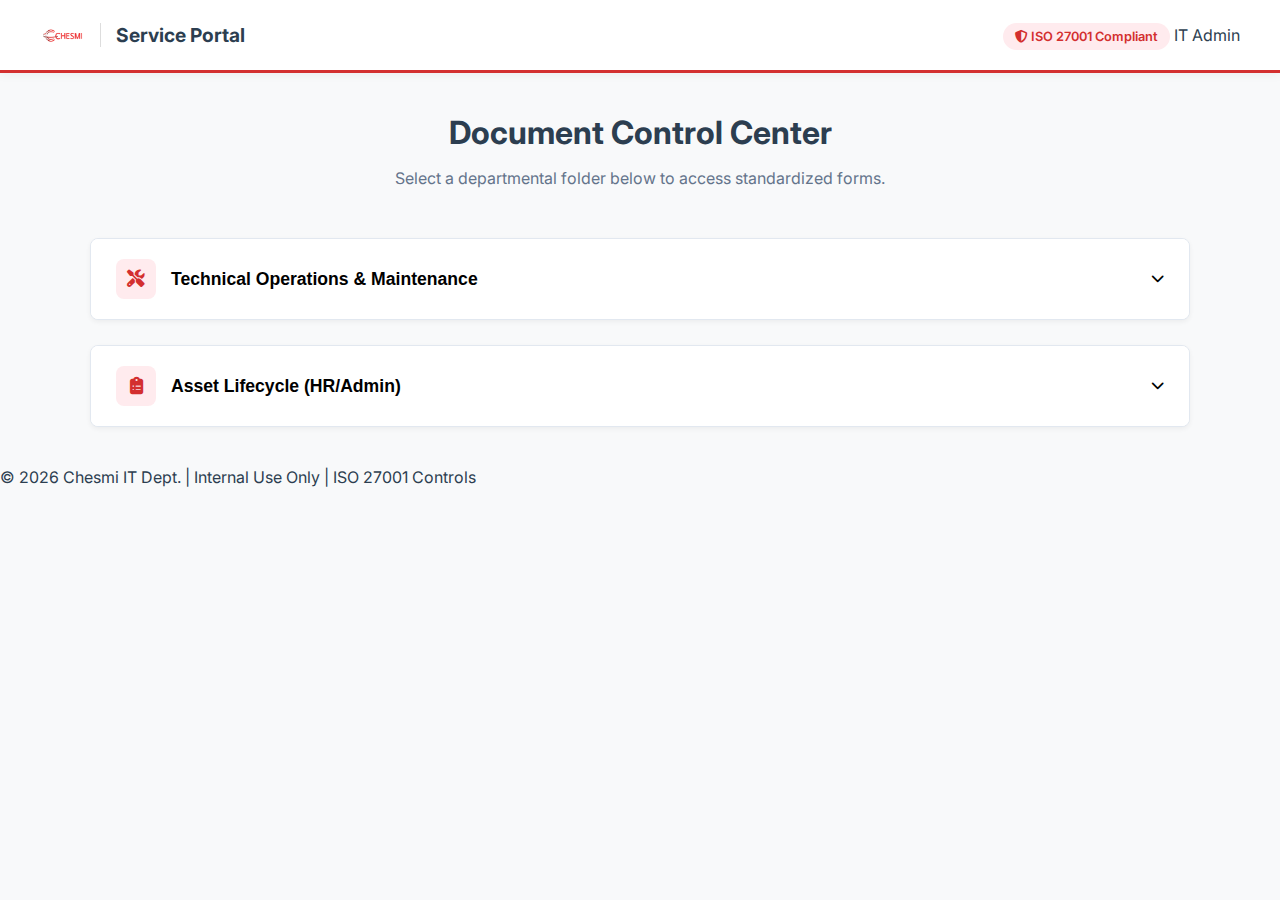
<file: index.html>
<!DOCTYPE html>
<html lang="en">
<head>
    <meta charset="UTF-8">
    <meta name="viewport" content="width=device-width, initial-scale=1.0">
    <title>IT Service Management Portal | Chesmi</title>
    <link rel="stylesheet" href="style.css">
    <link href="https://fonts.googleapis.com/css2?family=Inter:wght@400;500;600;700&display=swap" rel="stylesheet">
    <link rel="stylesheet" href="https://cdnjs.cloudflare.com/ajax/libs/font-awesome/6.4.0/css/all.min.css">
</head>
<body class="portal-body">

    <nav class="top-nav">
        <div class="nav-content">
            <div class="brand">
    <img src="chesmi-logo.png" alt="Chesmi Logo" class="nav-logo">
    <span class="brand-name">Service Portal</span>
</div>
            <div class="user-profile">
                <span class="iso-badge"><i class="fas fa-shield-alt"></i> ISO 27001 Compliant</span>
                <span class="user-name">IT Admin</span>
            </div>
        </div>
    </nav>

    <main class="main-container">
        
        <header class="page-header">
            <h1>Document Control Center</h1>
            <p>Select a departmental folder below to access standardized forms.</p>
        </header>

        <div class="folder-container">
            <button class="folder-header" onclick="toggleFolder('tech-folder', this)">
                <div class="folder-title">
                    <span class="icon-box"><i class="fas fa-tools"></i></span>
                    Technical Operations & Maintenance
                </div>
                <i class="fas fa-chevron-down arrow-icon"></i>
            </button>
            
            <div id="tech-folder" class="folder-content">
                <div class="form-grid">
                    <div class="form-card highlight-card">
                        <div class="card-status status-critical">Mandatory</div>
                        <h3>Windows & Server Checklist</h3>
                        <p class="desc">Master maintenance report for Windows Laptops, Desktops, and Server infrastructure.</p>
                        <div class="card-meta">
                            <span><i class="fab fa-windows"></i> Windows</span>
                            <span>Monthly</span>
                        </div>
                        <a href="checklist.html" class="action-btn">Launch Audit</a>
                    </div>

                    <div class="form-card">
                        <h3>Apple Device Diagnostic</h3>
                        <p class="desc">Hardware and cosmetic audit specifically for MacBooks and iMacs.</p>
                        <div class="card-meta">
                            <span><i class="fab fa-apple"></i> macOS</span>
                            <span>Incident</span>
                        </div>
                        <a href="macbook_diag_v2.html" class="action-btn btn-outline">Open Diagnostics</a>
                    </div>

                    <div class="form-card">
                        <h3>Mobile & POS Checklist</h3>
                        <p class="desc">Audit for Android/iOS Phones, Tablets, and Handheld POS terminals.</p>
                        <div class="card-meta">
                            <span><i class="fas fa-mobile-alt"></i> Mobile</span>
                            <span>Quarterly</span>
                        </div>
                        <a href="mobile_checklist.html" class="action-btn btn-outline">Open Mobile Form</a>
                    </div>

                    <div class="form-card">
                        <h3>CCTV Service Report</h3>
                        <p class="desc">Surveillance system audit covering NVR health and Camera recording.</p>
                        <div class="card-meta">
                            <span><i class="fas fa-video"></i> Security</span>
                            <span>Bi-Monthly</span>
                        </div>
                        <a href="cctv_checklist.html" class="action-btn btn-outline">Open CCTV Form</a>
                    </div>

                    <div class="form-card">
                        <h3>Printer Maintenance</h3>
                        <p class="desc">Service log for Network Printers and Copiers (Toner, Rollers, Quality).</p>
                        <div class="card-meta">
                            <span><i class="fas fa-print"></i> Printer</span>
                            <span>Monthly</span>
                        </div>
                        <a href="printer_checklist.html" class="action-btn btn-outline">Open Printer Form</a>
                    </div>
                </div>
            </div>
        </div>

        <div class="folder-container">
            <button class="folder-header" onclick="toggleFolder('asset-folder', this)">
                <div class="folder-title">
                    <span class="icon-box"><i class="fas fa-clipboard-list"></i></span>
                    Asset Lifecycle (HR/Admin)
                </div>
                <i class="fas fa-chevron-down arrow-icon"></i>
            </button>
            
            <div id="asset-folder" class="folder-content">
                <div class="form-grid">
                    <div class="form-card">
                        <h3>1. Asset Handover Form</h3>
                        <p class="desc">Formal record for issuance of IT assets to employees.</p>
                        <a href="item-handover.html" class="text-link">Open Form &rarr;</a>
                    </div>

                    <div class="form-card">
                        <h3>2. Employee Onboarding</h3>
                        <p class="desc">Initiate system access, email, and network permissions.</p>
                        <a href="employee-registration.html" class="text-link">Open Form &rarr;</a>
                    </div>

                    <div class="form-card">
                        <h3>3. Laptop Acknowledgement</h3>
                        <p class="desc">Liability agreement confirming receipt and condition.</p>
                        <a href="laptop-acknowledgement.html" class="text-link">Open Form &rarr;</a>
                    </div>

                    <div class="form-card">
                        <h3>4. Asset Recovery / Exit</h3>
                        <p class="desc">Exit clearance log for returning assets upon separation.</p>
                        <a href="asset-recovery.html" class="text-link">Open Form &rarr;</a>
                    </div>
                </div>
            </div>
        </div>

    </main>

    <footer class="portal-footer">
        <p>&copy; 2026 Chesmi IT Dept. | Internal Use Only | ISO 27001 Controls</p>
    </footer>

<script>
    function toggleFolder(folderId, btn) {
        const content = document.getElementById(folderId);
        const icon = btn.querySelector('.arrow-icon');
        
        // Check if currently open
        if (content.classList.contains('open')) {
            // CLOSE IT
            content.style.maxHeight = null;
            content.style.paddingTop = "0"; // Remove padding to hide completely
            content.style.paddingBottom = "0"; 
            content.classList.remove('open');
            icon.style.transform = "rotate(0deg)";
        } else {
            // OPEN IT
            content.classList.add('open');
            content.style.paddingTop = "30px"; // Restore padding
            content.style.paddingBottom = "30px";
            // Calculate total height needed
            content.style.maxHeight = (content.scrollHeight + 60) + "px"; 
            icon.style.transform = "rotate(180deg)";
        }
    }
</script>

</body>
</html>
</file>
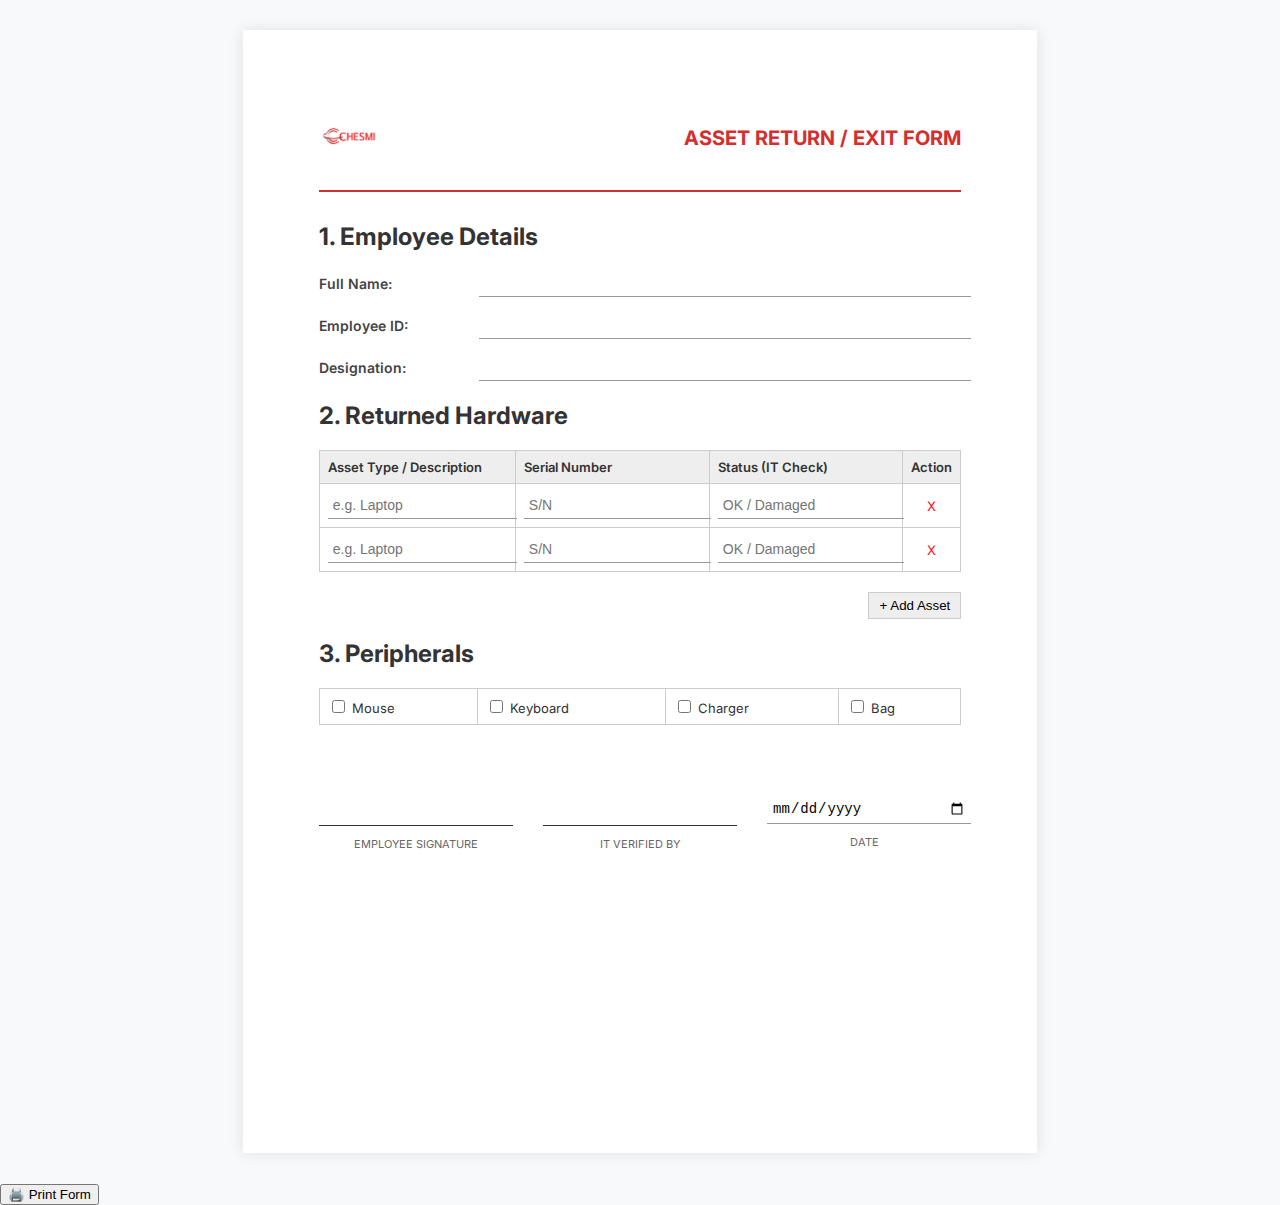
<file: asset-recovery.html>
<!DOCTYPE html>
<html lang="en">
<head>
    <meta charset="UTF-8">
    <title>Asset Recovery Form</title>
    <link rel="stylesheet" href="style.css">
</head>
<body>

<form class="a4-page">
    <header>
        <div class="logo-container">
            <img src="chesmi-logo.png" alt="Chesmi Logo">
        </div>
        <h1>Asset Return / Exit Form</h1>
    </header>

    <h2>1. Employee Details</h2>
    <div class="form-group">
        <label>Full Name:</label>
        <div class="input-container"><input type="text" id="fullName"></div>
    </div>
    <div class="form-group">
        <label>Employee ID:</label>
        <div class="input-container"><input type="text"></div>
    </div>
    <div class="form-group">
        <label>Designation:</label>
        <div class="input-container"><input type="text"></div>
    </div>

    <h2>2. Returned Hardware</h2>
    <table>
        <thead>
            <tr>
                <th>Asset Type / Description</th>
                <th>Serial Number</th>
                <th>Status (IT Check)</th>
                <th class="no-print">Action</th>
            </tr>
        </thead>
        <tbody id="assetBody">
        </tbody>
    </table>
    <div style="text-align: right;" class="no-print">
        <button type="button" onclick="addAsset()" style="padding: 5px 10px; background: #eee; border: 1px solid #ccc;">+ Add Asset</button>
    </div>

    <h2>3. Peripherals</h2>
    <table>
        <tr>
            <td><input type="checkbox"> Mouse</td>
            <td><input type="checkbox"> Keyboard</td>
            <td><input type="checkbox"> Charger</td>
            <td><input type="checkbox"> Bag</td>
        </tr>
    </table>

    <div class="signature-block">
        <div class="signature-field">
            <div class="signature-line"></div>
            <p class="signature-label">Employee Signature</p>
        </div>
        <div class="signature-field">
            <div class="signature-line"></div>
            <p class="signature-label">IT Verified By</p>
        </div>
        <div class="signature-field">
            <div class="input-container"><input type="date"></div>
            <p class="signature-label">Date</p>
        </div>
    </div>
</form>

<div class="form-actions no-print">
    <button onclick="window.print()" id="printBtn">🖨️ Print Form</button>
</div>

<script>
    function addAsset() {
        const tbody = document.getElementById('assetBody');
        const row = tbody.insertRow();
        row.innerHTML = `
            <td><input type="text" placeholder="e.g. Laptop"></td>
            <td><input type="text" placeholder="S/N"></td>
            <td><input type="text" placeholder="OK / Damaged"></td>
            <td class="no-print" onclick="this.parentElement.remove()" style="cursor:pointer; color:red; text-align:center;">X</td>
        `;
    }
    addAsset(); addAsset();
</script>
</body>
</html>
</file>
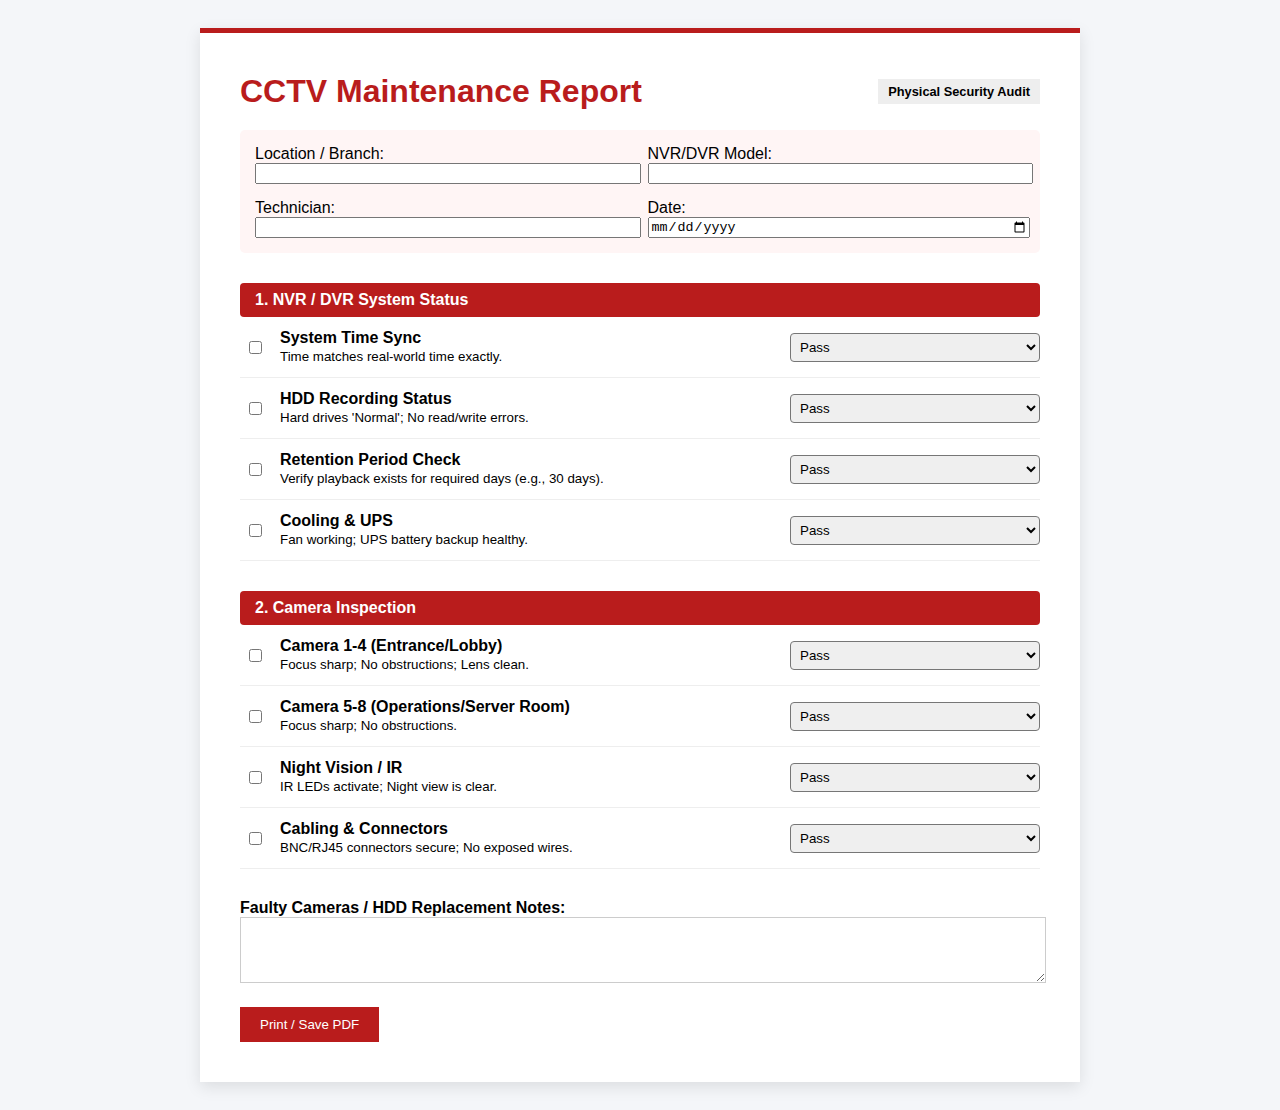
<file: cctv_checklist.html>
<!DOCTYPE html>
<html lang="en">
<head>
    <meta charset="UTF-8">
    <title>CCTV Surveillance Service Report</title>
    <style>
        body { font-family: 'Segoe UI', sans-serif; background: #f4f6f9; padding: 20px; }
        .container { max-width: 800px; margin: 0 auto; background: white; padding: 40px; border-top: 5px solid #b91c1c; box-shadow: 0 5px 15px rgba(0,0,0,0.1); }
        h1 { color: #b91c1c; margin: 0; }
        .header-info { display: grid; grid-template-columns: 1fr 1fr; gap: 15px; background: #fff5f5; padding: 15px; margin: 20px 0; border-radius: 5px; }
        .section-title { background: #b91c1c; color: white; padding: 8px 15px; font-weight: bold; border-radius: 4px; margin-top: 30px; }
        .item-row { display: grid; grid-template-columns: 30px 2fr 1fr; gap: 10px; padding: 12px 0; border-bottom: 1px solid #eee; align-items: center; }
        .status-select { padding: 5px; width: 100%; border-radius: 4px; }
        @media print { body { padding:0; } .container { box-shadow: none; border: none; } }
    </style>
</head>
<body>
    <div class="container">
        <div style="display:flex; justify-content:space-between; align-items:center;">
            <h1>CCTV Maintenance Report</h1>
            <span style="background:#eee; padding:5px 10px; font-size:0.8em; font-weight:bold;">Physical Security Audit</span>
        </div>

        <div class="header-info">
            <div><label>Location / Branch:</label> <input type="text" style="width:100%"></div>
            <div><label>NVR/DVR Model:</label> <input type="text" style="width:100%"></div>
            <div><label>Technician:</label> <input type="text" style="width:100%"></div>
            <div><label>Date:</label> <input type="date" style="width:100%"></div>
        </div>

        <div class="section-title">1. NVR / DVR System Status</div>
        <div class="item-row"><input type="checkbox"> <span><strong>System Time Sync</strong><br><small>Time matches real-world time exactly.</small></span> <select class="status-select"><option>Pass</option><option>Fail</option></select></div>
        <div class="item-row"><input type="checkbox"> <span><strong>HDD Recording Status</strong><br><small>Hard drives 'Normal'; No read/write errors.</small></span> <select class="status-select"><option>Pass</option><option>Fail</option></select></div>
        <div class="item-row"><input type="checkbox"> <span><strong>Retention Period Check</strong><br><small>Verify playback exists for required days (e.g., 30 days).</small></span> <select class="status-select"><option>Pass</option><option>Fail</option></select></div>
        <div class="item-row"><input type="checkbox"> <span><strong>Cooling & UPS</strong><br><small>Fan working; UPS battery backup healthy.</small></span> <select class="status-select"><option>Pass</option><option>Fail</option></select></div>

        <div class="section-title">2. Camera Inspection</div>
        <div class="item-row"><input type="checkbox"> <span><strong>Camera 1-4 (Entrance/Lobby)</strong><br><small>Focus sharp; No obstructions; Lens clean.</small></span> <select class="status-select"><option>Pass</option><option>Adjusted</option><option>Fail</option></select></div>
        <div class="item-row"><input type="checkbox"> <span><strong>Camera 5-8 (Operations/Server Room)</strong><br><small>Focus sharp; No obstructions.</small></span> <select class="status-select"><option>Pass</option><option>Adjusted</option><option>Fail</option></select></div>
        <div class="item-row"><input type="checkbox"> <span><strong>Night Vision / IR</strong><br><small>IR LEDs activate; Night view is clear.</small></span> <select class="status-select"><option>Pass</option><option>Fail</option></select></div>
        <div class="item-row"><input type="checkbox"> <span><strong>Cabling & Connectors</strong><br><small>BNC/RJ45 connectors secure; No exposed wires.</small></span> <select class="status-select"><option>Pass</option><option>Rewired</option></select></div>

        <div style="margin-top:30px;">
            <label><strong>Faulty Cameras / HDD Replacement Notes:</strong></label>
            <textarea style="width:100%; height:60px; border:1px solid #ccc;"></textarea>
        </div>
        <button onclick="window.print()" style="margin-top:20px; padding:10px 20px; background:#b91c1c; color:white; border:none; cursor:pointer;">Print / Save PDF</button>
    </div>
</body>
</html>
</file>
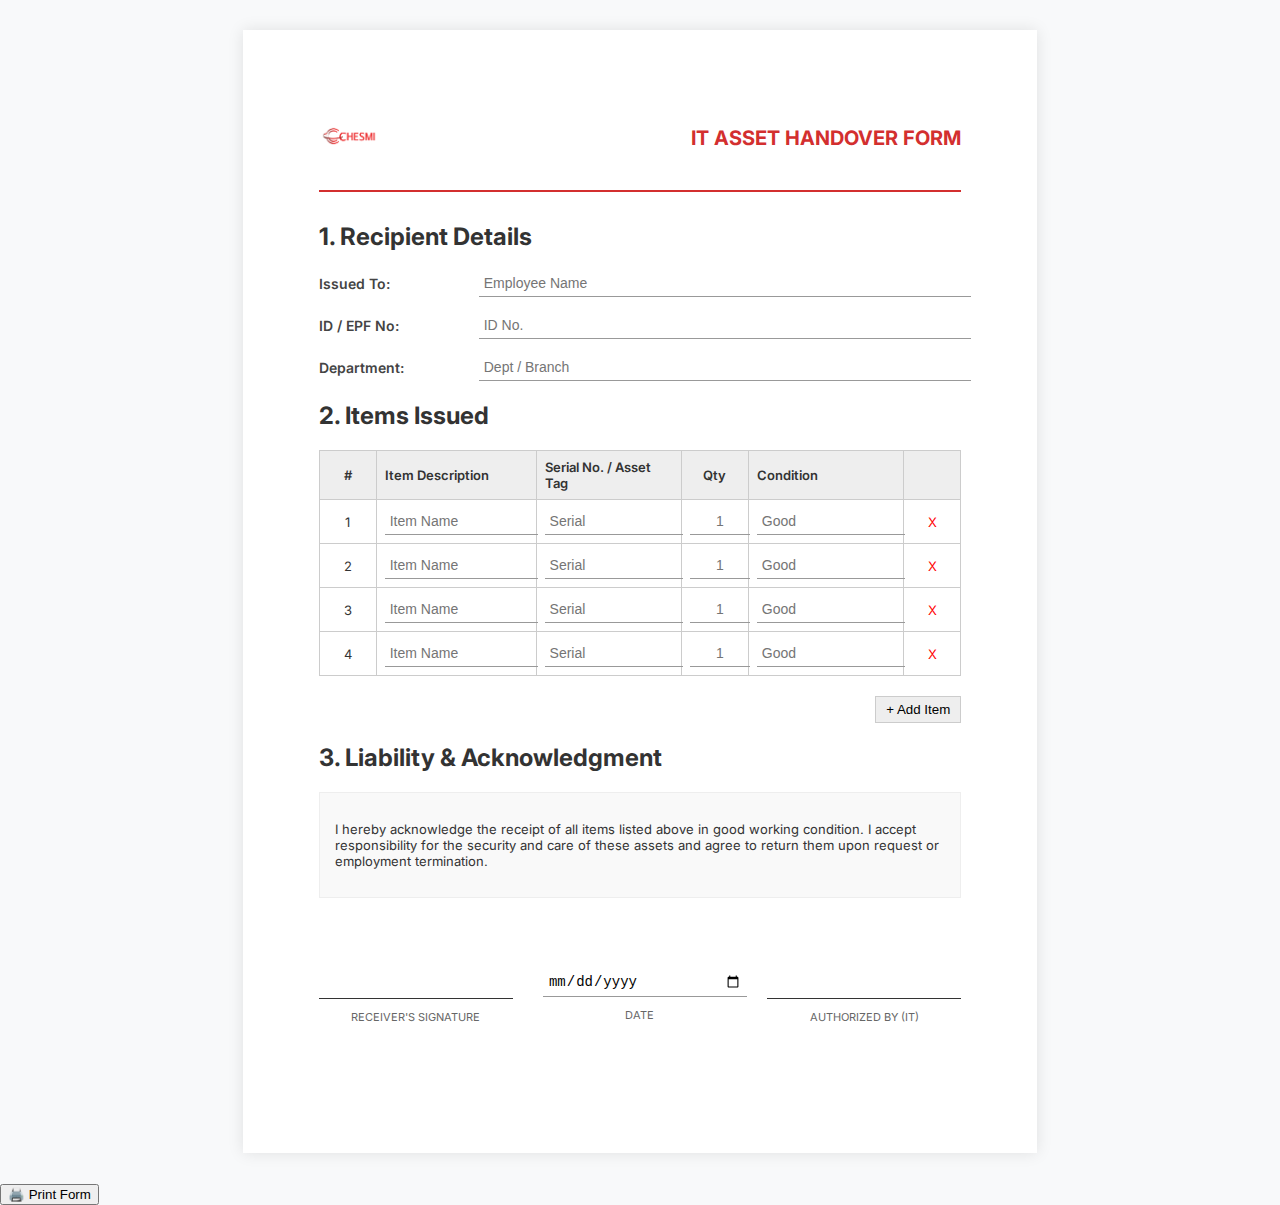
<file: item-handover.html>
<!DOCTYPE html>
<html lang="en">
<head>
    <meta charset="UTF-8">
    <title>IT Handover Form</title>
    <link rel="stylesheet" href="style.css">
</head>
<body>

    <form class="a4-page" id="handoverForm">
        <header>
            <div class="logo-container">
                <img src="chesmi-logo.png" alt="Chesmi Logo">
            </div>
            <h1>IT Asset Handover Form</h1>
        </header>

        <h2>1. Recipient Details</h2>
        <div class="form-group">
            <label>Issued To:</label>
            <div class="input-container"><input type="text" placeholder="Employee Name"></div>
        </div>
        <div class="form-group">
            <label>ID / EPF No:</label>
            <div class="input-container"><input type="text" placeholder="ID No."></div>
        </div>
        <div class="form-group">
            <label>Department:</label>
            <div class="input-container"><input type="text" placeholder="Dept / Branch"></div>
        </div>

        <h2>2. Items Issued</h2>
        <table>
            <thead>
                <tr>
                    <th style="width: 40px; text-align: center;">#</th>
                    <th>Item Description</th>
                    <th>Serial No. / Asset Tag</th>
                    <th style="width: 50px; text-align: center;">Qty</th>
                    <th>Condition</th>
                    <th class="no-print" style="width: 40px;"></th>
                </tr>
            </thead>
            <tbody id="itemsTableBody">
                </tbody>
        </table>
        <div style="text-align: right;" class="no-print">
            <button type="button" onclick="addItemRow()" style="padding: 5px 10px; background: #eee; border: 1px solid #ccc;">+ Add Item</button>
        </div>

        <h2>3. Liability & Acknowledgment</h2>
        <div style="background: #f9f9f9; padding: 15px; border: 1px solid #eee; font-size: 13px; margin-bottom: 20px;">
            <p>I hereby acknowledge the receipt of all items listed above in good working condition. I accept responsibility for the security and care of these assets and agree to return them upon request or employment termination.</p>
        </div>

        <div class="signature-block">
            <div class="signature-field">
                <div class="signature-line"></div>
                <p class="signature-label">Receiver's Signature</p>
            </div>
            <div class="signature-field">
                <div class="input-container"><input type="date"></div>
                <p class="signature-label">Date</p>
            </div>
            <div class="signature-field">
                <div class="signature-line"></div>
                <p class="signature-label">Authorized By (IT)</p>
            </div>
        </div>
    </form>

    <div class="form-actions no-print">
        <button onclick="window.print()" id="printBtn">🖨️ Print Form</button>
    </div>

    <script>
        let count = 1;
        function addItemRow() {
            const tbody = document.getElementById('itemsTableBody');
            const row = tbody.insertRow();
            row.innerHTML = `
                <td style="text-align:center">${count++}</td>
                <td><input type="text" placeholder="Item Name"></td>
                <td><input type="text" placeholder="Serial"></td>
                <td><input type="text" placeholder="1" style="text-align:center"></td>
                <td><input type="text" placeholder="Good"></td>
                <td class="no-print" style="text-align:center; cursor:pointer; color:red;" onclick="this.parentElement.remove()">X</td>
            `;
        }
        // Init with 4 rows
        for(let i=0; i<4; i++) addItemRow();
    </script>
</body>
</html>
</file>
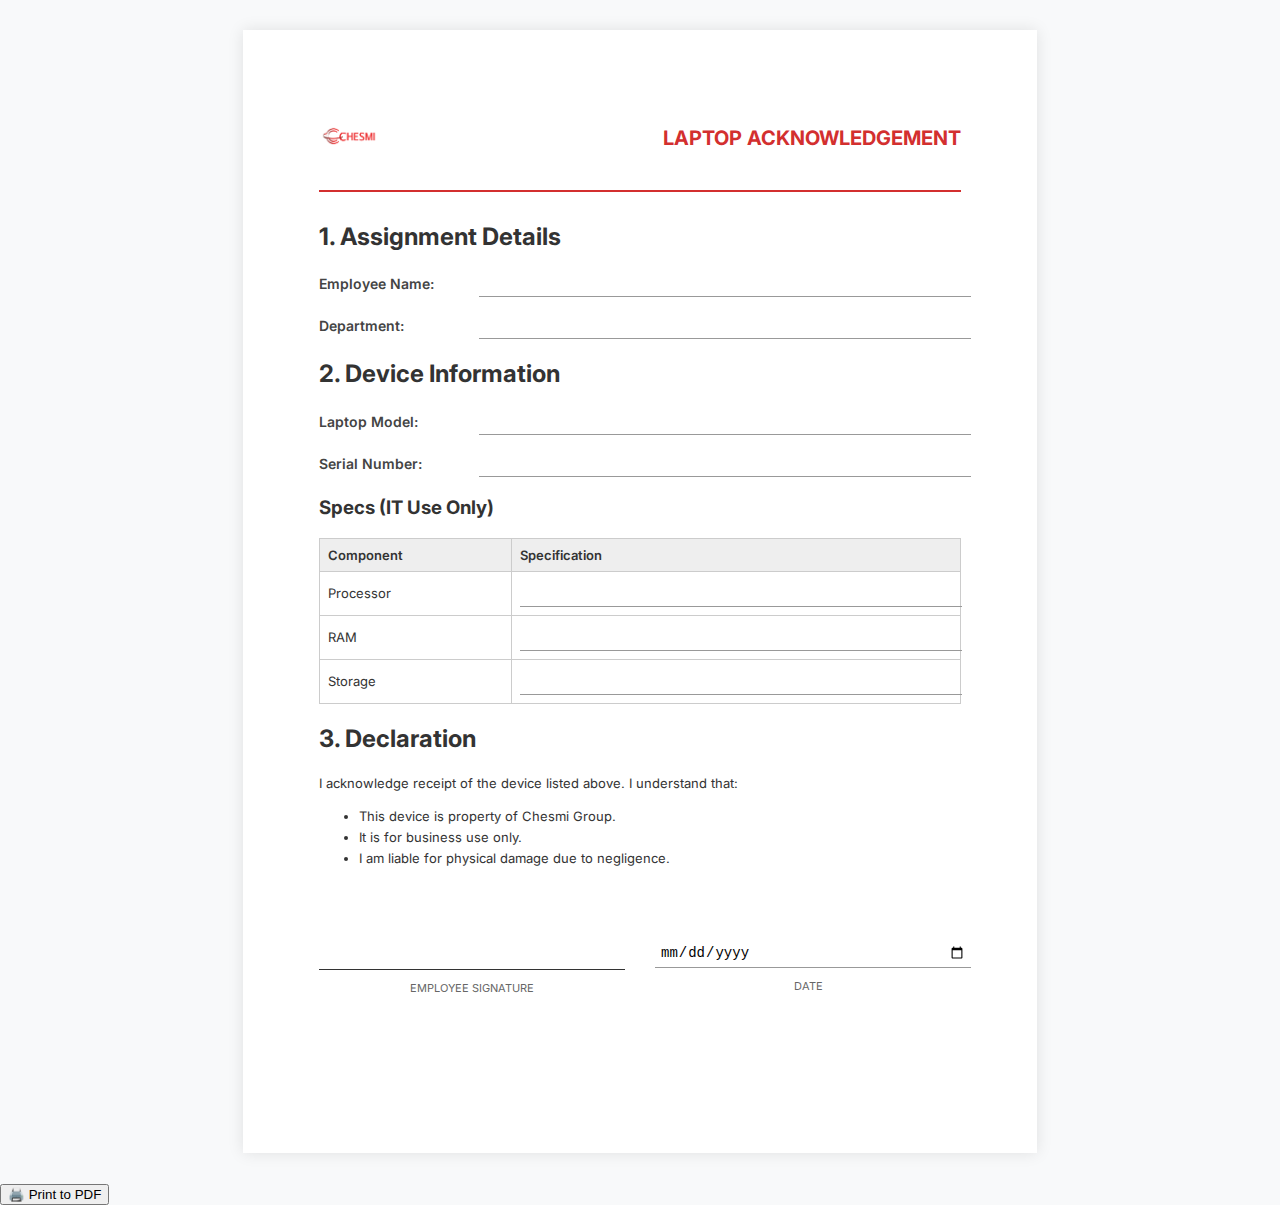
<file: laptop-acknowledgement.html>
<!DOCTYPE html>
<html lang="en">
<head>
    <meta charset="UTF-8">
    <title>Laptop Acknowledgement</title>
    <link rel="stylesheet" href="style.css">
</head>
<body>

<form class="a4-page">
    <header>
        <div class="logo-container">
            <img src="chesmi-logo.png" alt="Chesmi Logo">
        </div>
        <h1>Laptop Acknowledgement</h1>
    </header>

    <h2>1. Assignment Details</h2>
    <div class="form-group">
        <label>Employee Name:</label>
        <div class="input-container"><input type="text" name="empName"></div>
    </div>
    <div class="form-group">
        <label>Department:</label>
        <div class="input-container"><input type="text" name="dept"></div>
    </div>
    
    <h2>2. Device Information</h2>
    <div class="form-group">
        <label>Laptop Model:</label>
        <div class="input-container"><input type="text" name="model"></div>
    </div>
    <div class="form-group">
        <label>Serial Number:</label>
        <div class="input-container"><input type="text" name="serial"></div>
    </div>

    <h3>Specs (IT Use Only)</h3>
    <table>
        <tr>
            <th style="width: 30%">Component</th>
            <th>Specification</th>
        </tr>
        <tr><td>Processor</td><td><input type="text" name="cpu"></td></tr>
        <tr><td>RAM</td><td><input type="text" name="ram"></td></tr>
        <tr><td>Storage</td><td><input type="text" name="hdd"></td></tr>
    </table>

    <h2>3. Declaration</h2>
    <div style="font-size: 13px; line-height: 1.6; margin-bottom: 30px;">
        I acknowledge receipt of the device listed above. I understand that:
        <ul>
            <li>This device is property of Chesmi Group.</li>
            <li>It is for business use only.</li>
            <li>I am liable for physical damage due to negligence.</li>
        </ul>
    </div>

    <div class="signature-block">
        <div class="signature-field">
            <div class="signature-line"></div>
            <p class="signature-label">Employee Signature</p>
        </div>
        <div class="signature-field">
            <div class="input-container"><input type="date"></div>
            <p class="signature-label">Date</p>
        </div>
    </div>
</form>

<div class="form-actions no-print">
    <button onclick="window.print()" id="printBtn">🖨️ Print to PDF</button>
</div>

</body>
</html>
</file>
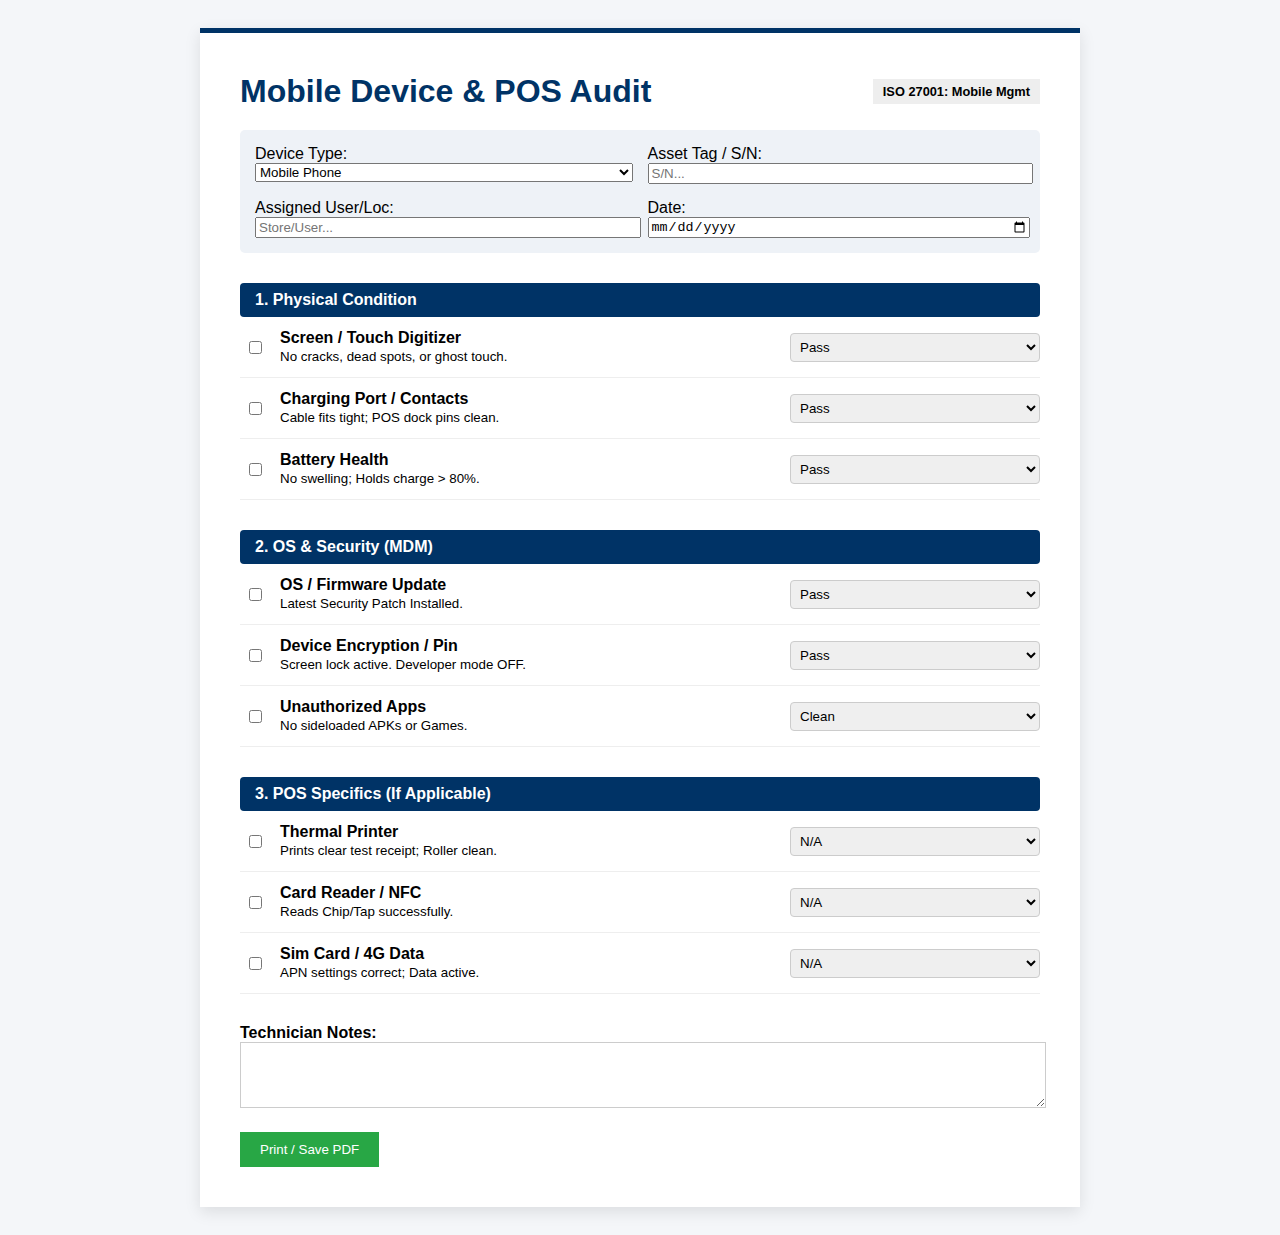
<file: mobile_checklist.html>
<!DOCTYPE html>
<html lang="en">
<head>
    <meta charset="UTF-8">
    <title>Mobile & POS Service Report</title>
    <style>
        /* Shared Styles (Simulated for standalone file) */
        body { font-family: 'Segoe UI', sans-serif; background: #f4f6f9; padding: 20px; }
        .container { max-width: 800px; margin: 0 auto; background: white; padding: 40px; border-top: 5px solid #003366; box-shadow: 0 5px 15px rgba(0,0,0,0.1); }
        h1 { color: #003366; margin: 0; }
        .header-info { display: grid; grid-template-columns: 1fr 1fr; gap: 15px; background: #eef2f7; padding: 15px; margin: 20px 0; border-radius: 5px; }
        .section-title { background: #003366; color: white; padding: 8px 15px; font-weight: bold; border-radius: 4px; margin-top: 30px; }
        .item-row { display: grid; grid-template-columns: 30px 2fr 1fr; gap: 10px; padding: 12px 0; border-bottom: 1px solid #eee; align-items: center; }
        .status-select { padding: 5px; width: 100%; border-radius: 4px; border: 1px solid #ccc; }
        @media print { body { padding:0; } .container { box-shadow: none; border: none; } }
    </style>
</head>
<body>
    <div class="container">
        <div style="display:flex; justify-content:space-between; align-items:center;">
            <h1>Mobile Device & POS Audit</h1>
            <span style="background:#eee; padding:5px 10px; font-size:0.8em; font-weight:bold;">ISO 27001: Mobile Mgmt</span>
        </div>

        <div class="header-info">
            <div><label>Device Type:</label> <select style="width:100%"><option>Mobile Phone</option><option>Tablet</option><option>POS Terminal</option></select></div>
            <div><label>Asset Tag / S/N:</label> <input type="text" style="width:100%" placeholder="S/N..."></div>
            <div><label>Assigned User/Loc:</label> <input type="text" style="width:100%" placeholder="Store/User..."></div>
            <div><label>Date:</label> <input type="date" style="width:100%"></div>
        </div>

        <div class="section-title">1. Physical Condition</div>
        <div class="item-row"><input type="checkbox"> <span><strong>Screen / Touch Digitizer</strong><br><small>No cracks, dead spots, or ghost touch.</small></span> <select class="status-select"><option>Pass</option><option>Fail</option></select></div>
        <div class="item-row"><input type="checkbox"> <span><strong>Charging Port / Contacts</strong><br><small>Cable fits tight; POS dock pins clean.</small></span> <select class="status-select"><option>Pass</option><option>Fail</option></select></div>
        <div class="item-row"><input type="checkbox"> <span><strong>Battery Health</strong><br><small>No swelling; Holds charge > 80%.</small></span> <select class="status-select"><option>Pass</option><option>Fail</option></select></div>

        <div class="section-title">2. OS & Security (MDM)</div>
        <div class="item-row"><input type="checkbox"> <span><strong>OS / Firmware Update</strong><br><small>Latest Security Patch Installed.</small></span> <select class="status-select"><option>Pass</option><option>Fail</option></select></div>
        <div class="item-row"><input type="checkbox"> <span><strong>Device Encryption / Pin</strong><br><small>Screen lock active. Developer mode OFF.</small></span> <select class="status-select"><option>Pass</option><option>Fail</option></select></div>
        <div class="item-row"><input type="checkbox"> <span><strong>Unauthorized Apps</strong><br><small>No sideloaded APKs or Games.</small></span> <select class="status-select"><option>Clean</option><option>Detected</option></select></div>

        <div class="section-title">3. POS Specifics (If Applicable)</div>
        <div class="item-row"><input type="checkbox"> <span><strong>Thermal Printer</strong><br><small>Prints clear test receipt; Roller clean.</small></span> <select class="status-select"><option>N/A</option><option>Pass</option><option>Fail</option></select></div>
        <div class="item-row"><input type="checkbox"> <span><strong>Card Reader / NFC</strong><br><small>Reads Chip/Tap successfully.</small></span> <select class="status-select"><option>N/A</option><option>Pass</option><option>Fail</option></select></div>
        <div class="item-row"><input type="checkbox"> <span><strong>Sim Card / 4G Data</strong><br><small>APN settings correct; Data active.</small></span> <select class="status-select"><option>N/A</option><option>Pass</option><option>Fail</option></select></div>

        <div style="margin-top:30px;">
            <label><strong>Technician Notes:</strong></label>
            <textarea style="width:100%; height:60px; border:1px solid #ccc;"></textarea>
        </div>
        <button onclick="window.print()" style="margin-top:20px; padding:10px 20px; background:#28a745; color:white; border:none; cursor:pointer;">Print / Save PDF</button>
    </div>
</body>
</html>
</file>
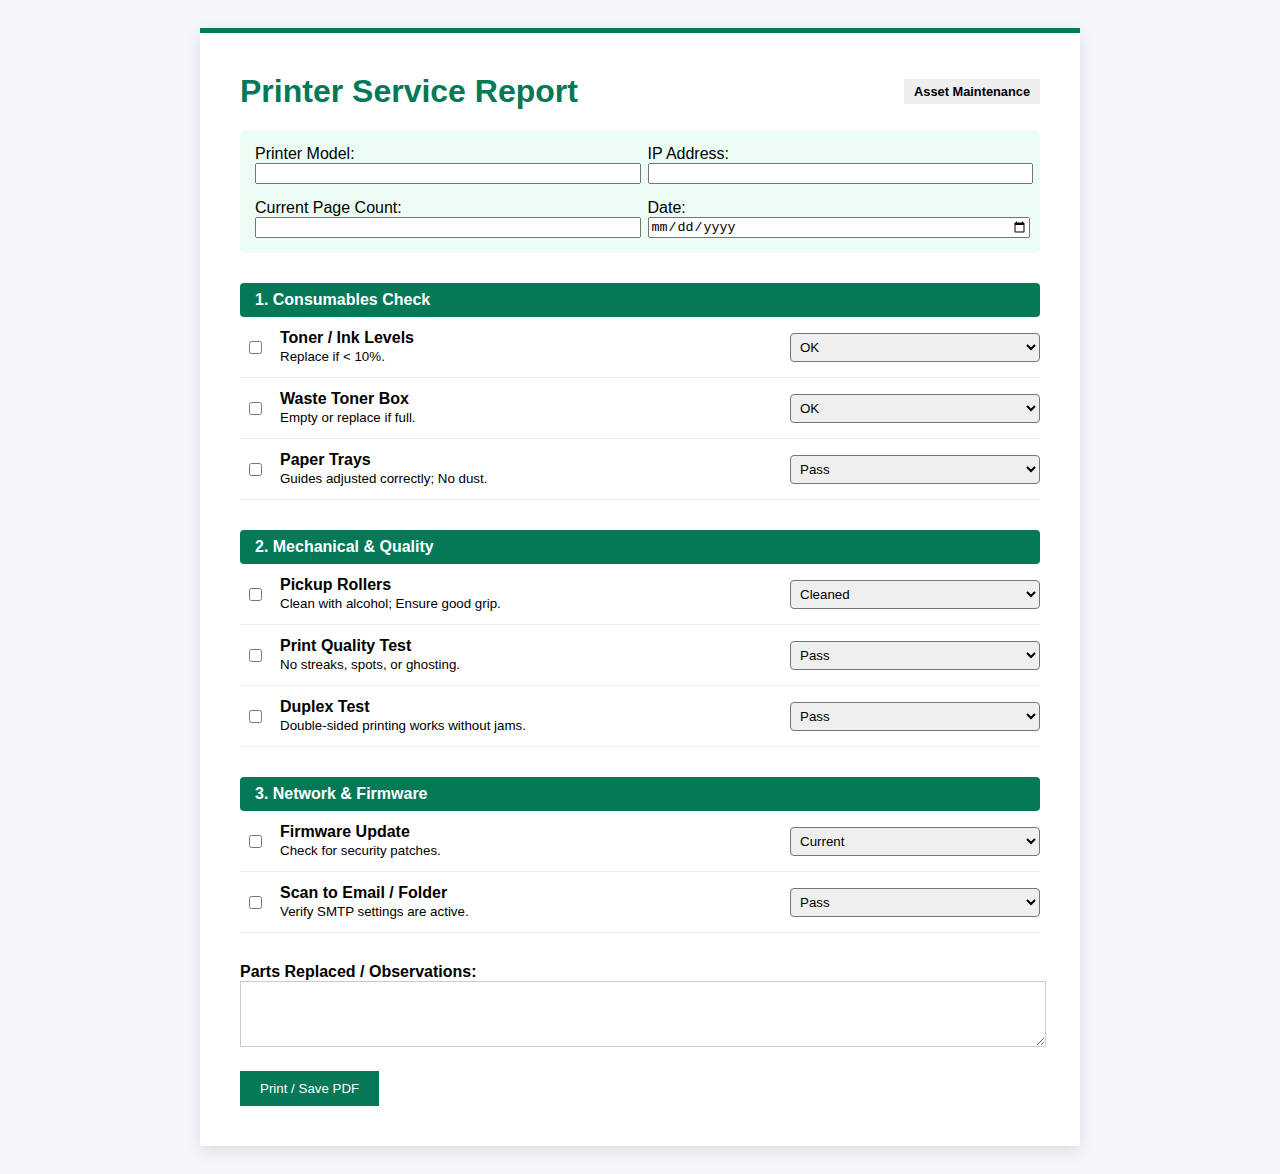
<file: printer_checklist.html>
<!DOCTYPE html>
<html lang="en">
<head>
    <meta charset="UTF-8">
    <title>Printer & Copier Service Log</title>
    <style>
        body { font-family: 'Segoe UI', sans-serif; background: #f4f6f9; padding: 20px; }
        .container { max-width: 800px; margin: 0 auto; background: white; padding: 40px; border-top: 5px solid #047857; box-shadow: 0 5px 15px rgba(0,0,0,0.1); }
        h1 { color: #047857; margin: 0; }
        .header-info { display: grid; grid-template-columns: 1fr 1fr; gap: 15px; background: #ecfdf5; padding: 15px; margin: 20px 0; border-radius: 5px; }
        .section-title { background: #047857; color: white; padding: 8px 15px; font-weight: bold; border-radius: 4px; margin-top: 30px; }
        .item-row { display: grid; grid-template-columns: 30px 2fr 1fr; gap: 10px; padding: 12px 0; border-bottom: 1px solid #eee; align-items: center; }
        .status-select { padding: 5px; width: 100%; border-radius: 4px; }
        @media print { body { padding:0; } .container { box-shadow: none; border: none; } }
    </style>
</head>
<body>
    <div class="container">
        <div style="display:flex; justify-content:space-between; align-items:center;">
            <h1>Printer Service Report</h1>
            <span style="background:#eee; padding:5px 10px; font-size:0.8em; font-weight:bold;">Asset Maintenance</span>
        </div>

        <div class="header-info">
            <div><label>Printer Model:</label> <input type="text" style="width:100%"></div>
            <div><label>IP Address:</label> <input type="text" style="width:100%"></div>
            <div><label>Current Page Count:</label> <input type="text" style="width:100%"></div>
            <div><label>Date:</label> <input type="date" style="width:100%"></div>
        </div>

        <div class="section-title">1. Consumables Check</div>
        <div class="item-row"><input type="checkbox"> <span><strong>Toner / Ink Levels</strong><br><small>Replace if < 10%.</small></span> <select class="status-select"><option>OK</option><option>Replaced</option><option>Ordered</option></select></div>
        <div class="item-row"><input type="checkbox"> <span><strong>Waste Toner Box</strong><br><small>Empty or replace if full.</small></span> <select class="status-select"><option>OK</option><option>Emptied</option></select></div>
        <div class="item-row"><input type="checkbox"> <span><strong>Paper Trays</strong><br><small>Guides adjusted correctly; No dust.</small></span> <select class="status-select"><option>Pass</option><option>Fail</option></select></div>

        <div class="section-title">2. Mechanical & Quality</div>
        <div class="item-row"><input type="checkbox"> <span><strong>Pickup Rollers</strong><br><small>Clean with alcohol; Ensure good grip.</small></span> <select class="status-select"><option>Cleaned</option><option>Worn/Replace</option></select></div>
        <div class="item-row"><input type="checkbox"> <span><strong>Print Quality Test</strong><br><small>No streaks, spots, or ghosting.</small></span> <select class="status-select"><option>Pass</option><option>Fail</option></select></div>
        <div class="item-row"><input type="checkbox"> <span><strong>Duplex Test</strong><br><small>Double-sided printing works without jams.</small></span> <select class="status-select"><option>Pass</option><option>Fail</option></select></div>

        <div class="section-title">3. Network & Firmware</div>
        <div class="item-row"><input type="checkbox"> <span><strong>Firmware Update</strong><br><small>Check for security patches.</small></span> <select class="status-select"><option>Current</option><option>Updated</option></select></div>
        <div class="item-row"><input type="checkbox"> <span><strong>Scan to Email / Folder</strong><br><small>Verify SMTP settings are active.</small></span> <select class="status-select"><option>Pass</option><option>Fail</option></select></div>

        <div style="margin-top:30px;">
            <label><strong>Parts Replaced / Observations:</strong></label>
            <textarea style="width:100%; height:60px; border:1px solid #ccc;"></textarea>
        </div>
        <button onclick="window.print()" style="margin-top:20px; padding:10px 20px; background:#047857; color:white; border:none; cursor:pointer;">Print / Save PDF</button>
    </div>
</body>
</html>
</file>
<file: style.css>
@import url('https://fonts.googleapis.com/css2?family=Inter:wght@400;500;600;700&display=swap');

:root {
    /* CHESMI RED PALETTE */
    --primary: #D32F2F;        /* Main Corporate Red */
    --primary-dark: #b71c1c;   /* Darker Red for Hovers */
    --primary-light: #FFEBEE;  /* Very Light Red for Backgrounds */
    --text-main: #2c3e50;
    --text-light: #64748b;
    --border: #e2e8f0;
    --radius: 8px;
    --shadow: 0 2px 5px rgba(0,0,0,0.05);
}

body {
    font-family: 'Inter', sans-serif;
    background-color: #f8f9fa;
    color: var(--text-main);
    margin: 0;
    padding: 0;
}

/* =========================================
   1. PORTAL DASHBOARD STYLES (index.html)
   ========================================= */

/* Top Navigation (Only visible on Dashboard) */
.top-nav {
    background-color: #ffffff;
    border-bottom: 3px solid var(--primary);
    height: 70px;
    display: flex;
    align-items: center;
    box-shadow: 0 2px 10px rgba(0,0,0,0.05);
}

.nav-content {
    width: 100%; max-width: 1200px; margin: 0 auto; padding: 0 20px;
    display: flex; justify-content: space-between; align-items: center;
}

.brand { display: flex; align-items: center; gap: 15px; height: 100%; }

/* DASHBOARD SPECIFIC LOGO */
.nav-logo {
    max-height: 45px; /* Keeps logo small in navbar */
    width: auto;
}

.brand-name { font-weight: 700; font-size: 1.2rem; border-left: 1px solid #ddd; padding-left: 15px; }
.iso-badge { background: var(--primary-light); color: var(--primary); padding: 6px 12px; border-radius: 20px; font-size: 0.8rem; font-weight: 600; }

/* Dashboard Layout */
.main-container { max-width: 1100px; margin: 40px auto; padding: 0 20px; }
.page-header { text-align: center; margin-bottom: 50px; }
.page-header h1 { margin-bottom: 10px; color: var(--text-main); }
.page-header p { color: var(--text-light); }

/* Folder System */
.folder-container { margin-bottom: 25px; background: white; border-radius: var(--radius); box-shadow: var(--shadow); overflow: hidden; border: 1px solid var(--border); }
.folder-header { width: 100%; background: white; border: none; padding: 20px 25px; display: flex; justify-content: space-between; align-items: center; cursor: pointer; text-align: left; }
.folder-header:hover { background-color: #fafafa; }
.folder-title { font-size: 1.1rem; font-weight: 600; display: flex; align-items: center; gap: 15px; }
.icon-box { background: var(--primary-light); color: var(--primary); width: 40px; height: 40px; border-radius: 8px; display: flex; align-items: center; justify-content: center; }

/* Folder Animation - FIX */
.folder-content {
    max-height: 0;
    overflow: hidden;
    transition: max-height 0.3s ease-out, padding 0.3s ease;
    background-color: #fcfcfc;
    padding: 0 30px; /* Start with 0 padding */
    opacity: 0;
}
.folder-content.open { opacity: 1; border-top: 1px solid var(--border); }

/* Dashboard Cards */
.form-grid { display: grid; grid-template-columns: repeat(auto-fill, minmax(280px, 1fr)); gap: 20px; }
.form-card { background: white; border: 1px solid var(--border); border-radius: var(--radius); padding: 20px; display: flex; flex-direction: column; transition: all 0.2s; position: relative; }
.form-card:hover { transform: translateY(-3px); box-shadow: 0 10px 20px rgba(211, 47, 47, 0.1); border-color: var(--primary-light); }
.highlight-card { border-top: 4px solid var(--primary); }
.card-status { position: absolute; top: 15px; right: 15px; font-size: 0.65rem; font-weight: bold; text-transform: uppercase; padding: 3px 8px; border-radius: 4px; }
.status-critical { background: #fee2e2; color: #b91c1c; }
.form-card h3 { margin: 15px 0 10px 0; font-size: 1rem; }
.desc { font-size: 0.85rem; color: var(--text-light); flex-grow: 1; margin-bottom: 20px; }
.card-meta { display: flex; gap: 10px; margin-bottom: 20px; font-size: 0.75rem; color: var(--text-light); }
.card-meta span { background: #f1f5f9; padding: 3px 8px; border-radius: 4px; }
.action-btn { text-align: center; background-color: var(--primary); color: white; text-decoration: none; padding: 10px; border-radius: 6px; font-weight: 500; font-size: 0.9rem; display: block; }
.action-btn:hover { background-color: var(--primary-dark); }
.btn-outline { background-color: white; color: var(--primary); border: 1px solid var(--border); }
.btn-outline:hover { background-color: var(--primary-light); }
.text-link { color: var(--primary); text-decoration: none; font-weight: 600; font-size: 0.9rem; margin-top: auto; display: block; }


/* =========================================
   2. FORM & PRINT STYLES (Overrides Dashboard)
   ========================================= */

/* The A4 Page Container */
.a4-page {
    width: 210mm;
    min-height: 297mm;
    padding: 20mm;
    margin: 30px auto;
    background: white;
    box-shadow: 0 0 15px rgba(0,0,0,0.1);
    box-sizing: border-box;
    position: relative;
    color: #333;
}

/* FIX: Giant Logo on Forms */
.a4-page header .logo-container img {
    height: 60px !important; /* Forces logo to be small on forms */
    width: auto !important;
}

.a4-page header {
    display: flex;
    align-items: center;
    justify-content: space-between;
    border-bottom: 2px solid var(--primary);
    padding-bottom: 20px;
    margin-bottom: 30px;
}

.a4-page header h1 {
    font-size: 20px;
    color: var(--primary);
    margin: 0;
    text-transform: uppercase;
    text-align: right;
}

/* Form Styling Helpers */
.form-group { display: flex; align-items: center; margin-bottom: 15px; }
.form-group label { width: 160px; font-weight: 600; font-size: 14px; color: #444; }
.form-group .input-container { flex-grow: 1; }

/* Inputs inside forms (Underline style) */
.a4-page input[type="text"], 
.a4-page input[type="date"],
.a4-page input[type="email"], 
.a4-page input[type="tel"] {
    width: 100%;
    border: none;
    border-bottom: 1px solid #999;
    background: transparent;
    padding: 5px;
    font-size: 14px;
    outline: none;
}

/* Tables inside forms */
.a4-page table { width: 100%; border-collapse: collapse; margin-bottom: 20px; font-size: 13px; }
.a4-page th { background: #eee; border: 1px solid #ccc; padding: 8px; text-align: left; font-weight: 600; }
.a4-page td { border: 1px solid #ccc; padding: 8px; vertical-align: middle; }

/* Signature Blocks */
.signature-block { display: flex; justify-content: space-between; margin-top: 50px; padding-top: 20px; gap: 30px; page-break-inside: avoid; }
.signature-field { flex: 1; text-align: center; }
.signature-line { border-bottom: 1px solid #333; height: 30px; margin-bottom: 5px; }
.signature-label { font-size: 11px; color: #666; text-transform: uppercase; }

/* Print Mode */
@media print {
    body { background: white; }
    .top-nav, .no-print, .form-actions, .workflow-step { display: none !important; }
    .a4-page { margin: 0; box-shadow: none; width: 100%; padding: 0; border: none; }
    .a4-page input { border-bottom: 1px solid #000 !important; }
}
</file>
